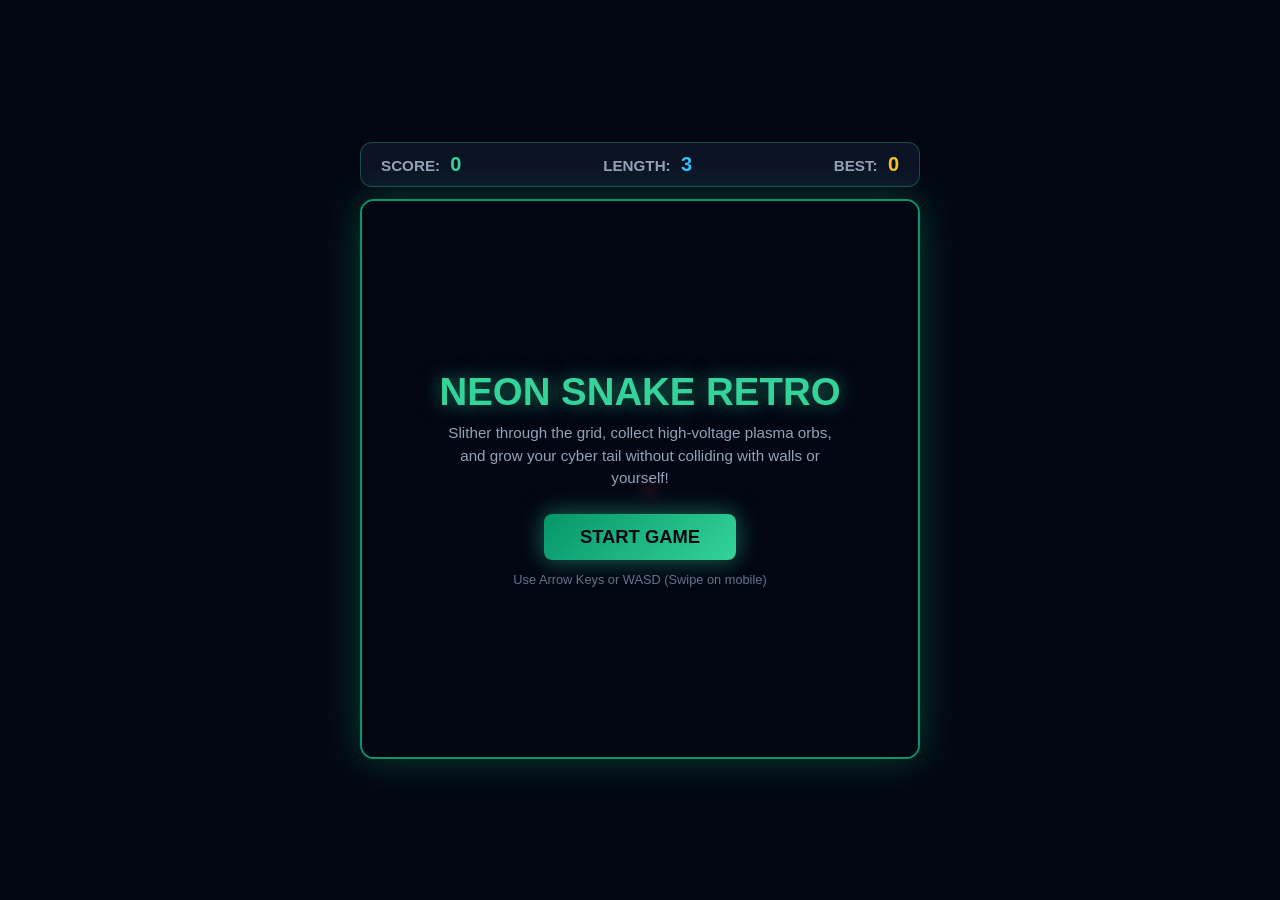
<file: SampleGames/NeonSnake/index.html>
<!DOCTYPE html>
<html lang="en">
<head>
    <meta charset="UTF-8">
    <meta name="viewport" content="width=device-width, initial-scale=1.0">
    <title>Neon Snake Retro</title>
    <style>
        * { box-sizing: border-box; margin: 0; padding: 0; user-select: none; }
        body {
            background: #030712;
            color: #f8fafc;
            font-family: -apple-system, BlinkMacSystemFont, "Segoe UI", Roboto, sans-serif;
            display: flex;
            flex-direction: column;
            align-items: center;
            justify-content: center;
            min-height: 100vh;
            overflow: hidden;
        }

        .hud-bar {
            display: flex;
            justify-content: space-between;
            align-items: center;
            width: 560px;
            max-width: 95vw;
            padding: 10px 20px;
            background: rgba(15, 23, 42, 0.8);
            border: 1px solid rgba(52, 211, 153, 0.3);
            border-radius: 12px;
            margin-bottom: 12px;
        }

        .hud-item {
            font-size: 0.95rem;
            font-weight: 700;
            color: #94a3b8;
        }

        .hud-value {
            font-size: 1.25rem;
            font-weight: 800;
            color: #34d399;
            margin-left: 6px;
        }

        .game-canvas-wrapper {
            position: relative;
            width: 560px;
            height: 560px;
            max-width: 95vw;
            max-height: 75vh;
            border: 2px solid #059669;
            border-radius: 14px;
            box-shadow: 0 0 40px rgba(16, 185, 129, 0.3);
            overflow: hidden;
            background: #020617;
        }

        canvas {
            width: 100%;
            height: 100%;
            display: block;
        }

        .overlay-screen {
            position: absolute;
            top: 0; left: 0; width: 100%; height: 100%;
            background: rgba(3, 7, 18, 0.9);
            backdrop-filter: blur(5px);
            display: flex;
            flex-direction: column;
            align-items: center;
            justify-content: center;
            text-align: center;
            z-index: 10;
        }

        .overlay-title {
            font-size: 2.4rem;
            font-weight: 900;
            color: #34d399;
            margin-bottom: 8px;
            text-shadow: 0 0 20px rgba(52, 211, 153, 0.6);
        }

        .overlay-desc {
            font-size: 0.95rem;
            color: #94a3b8;
            margin-bottom: 24px;
            max-width: 400px;
            line-height: 1.5;
        }

        .btn-play {
            background: linear-gradient(135deg, #059669, #34d399);
            color: #030712;
            font-size: 1.15rem;
            font-weight: 800;
            border: none;
            padding: 12px 36px;
            border-radius: 8px;
            cursor: pointer;
            box-shadow: 0 0 25px rgba(52, 211, 153, 0.5);
            transition: transform 0.15s ease;
        }

        .btn-play:hover {
            transform: scale(1.06);
        }

        .controls-hint {
            margin-top: 12px;
            font-size: 0.8rem;
            color: #64748b;
        }
    </style>
</head>
<body>
    <div class="hud-bar">
        <div class="hud-item">SCORE: <span class="hud-value" id="hud-score">0</span></div>
        <div class="hud-item">LENGTH: <span class="hud-value" id="hud-len" style="color: #38bdf8;">3</span></div>
        <div class="hud-item">BEST: <span class="hud-value" id="hud-best" style="color: #fbbf24;">0</span></div>
    </div>

    <div class="game-canvas-wrapper">
        <canvas id="gameCanvas" width="560" height="560"></canvas>
        <div class="overlay-screen" id="overlay">
            <h1 class="overlay-title" id="overlay-title">NEON SNAKE RETRO</h1>
            <p class="overlay-desc" id="overlay-desc">Slither through the grid, collect high-voltage plasma orbs, and grow your cyber tail without colliding with walls or yourself!</p>
            <button class="btn-play" id="btn-start">START GAME</button>
            <div class="controls-hint">Use Arrow Keys or WASD (Swipe on mobile)</div>
        </div>
    </div>

    <script>
        (function() {
            var canvas = document.getElementById('gameCanvas');
            var ctx = canvas.getContext('2d');
            var overlay = document.getElementById('overlay');
            var overlayTitle = document.getElementById('overlay-title');
            var overlayDesc = document.getElementById('overlay-desc');
            var btnStart = document.getElementById('btn-start');
            var hudScore = document.getElementById('hud-score');
            var hudLen = document.getElementById('hud-len');
            var hudBest = document.getElementById('hud-best');

            var GRID_SIZE = 20; // 28 x 28 grid
            var COLS = 28;
            var ROWS = 28;

            var snake = [];
            var dir = { x: 1, y: 0 };
            var nextDir = { x: 1, y: 0 };
            var food = { x: 14, y: 14 };
            var isPlaying = false;
            var score = 0;
            var highScore = 0;
            var particles = [];

            try { highScore = parseInt(localStorage.getItem('neon_snake_high') || 0, 10); } catch(e) {}
            hudBest.innerText = highScore;

            var lastTick = 0;
            var tickInterval = 100; // ms per move

            function spawnFood() {
                var valid = false;
                while (!valid) {
                    food.x = Math.floor(Math.random() * COLS);
                    food.y = Math.floor(Math.random() * ROWS);
                    valid = !snake.some(function(seg) { return seg.x === food.x && seg.y === food.y; });
                }
            }

            function spawnParticles(x, y, color, count) {
                for (var i = 0; i < (count || 10); i++) {
                    var ang = Math.random() * Math.PI * 2;
                    var sp = 1 + Math.random() * 3;
                    particles.push({
                        x: x * GRID_SIZE + GRID_SIZE / 2,
                        y: y * GRID_SIZE + GRID_SIZE / 2,
                        vx: Math.cos(ang) * sp,
                        vy: Math.sin(ang) * sp,
                        color: color,
                        life: 1.0,
                        decay: 0.04 + Math.random() * 0.03
                    });
                }
            }

            function startGame() {
                snake = [
                    { x: 10, y: 14 },
                    { x: 9, y: 14 },
                    { x: 8, y: 14 }
                ];
                dir = { x: 1, y: 0 };
                nextDir = { x: 1, y: 0 };
                score = 0;
                tickInterval = 100;
                hudScore.innerText = '0';
                hudLen.innerText = '3';
                particles = [];
                spawnFood();
                isPlaying = true;
                overlay.style.display = 'none';
                lastTick = performance.now();
            }

            function gameOver() {
                isPlaying = false;
                if (score > highScore) {
                    highScore = score;
                    hudBest.innerText = highScore;
                    try { localStorage.setItem('neon_snake_high', highScore); } catch(e) {}
                }

                // Submit to Game Hub Leaderboard via Bridge!
                if (window.parent && window.parent.GameHubBridge) {
                    window.parent.GameHubBridge.submitScore(score);
                }

                overlayTitle.innerText = "GAME OVER";
                overlayDesc.innerText = "You crashed! Final score: " + score + " pts. Length: " + snake.length;
                btnStart.innerText = "PLAY AGAIN";
                overlay.style.display = 'flex';
            }

            function update(time) {
                if (!isPlaying) return;

                if (time - lastTick > tickInterval) {
                    lastTick = time;
                    dir = nextDir;

                    var head = { x: snake[0].x + dir.x, y: snake[0].y + dir.y };

                    // Wall Collision
                    if (head.x < 0 || head.x >= COLS || head.y < 0 || head.y >= ROWS) {
                        spawnParticles(snake[0].x, snake[0].y, '#f43f5e', 24);
                        gameOver();
                        return;
                    }

                    // Self Collision
                    for (var i = 0; i < snake.length; i++) {
                        if (snake[i].x === head.x && snake[i].y === head.y) {
                            spawnParticles(head.x, head.y, '#f43f5e', 24);
                            gameOver();
                            return;
                        }
                    }

                    snake.unshift(head);

                    // Eat Food
                    if (head.x === food.x && head.y === food.y) {
                        score += 10;
                        hudScore.innerText = score;
                        hudLen.innerText = snake.length;
                        spawnParticles(food.x, food.y, '#ec4899', 16);
                        spawnFood();
                        tickInterval = Math.max(55, 100 - Math.floor(score / 50) * 4); // Speed up
                    } else {
                        snake.pop();
                    }
                }

                // Particles update
                for (var p = particles.length - 1; p >= 0; p--) {
                    var pt = particles[p];
                    pt.x += pt.vx;
                    pt.y += pt.vy;
                    pt.life -= pt.decay;
                    if (pt.life <= 0) particles.splice(p, 1);
                }
            }

            function render() {
                ctx.fillStyle = '#020617';
                ctx.fillRect(0, 0, 560, 560);

                // Grid lines
                ctx.strokeStyle = '#0f172a';
                ctx.lineWidth = 1;
                for (var c = 0; c <= COLS; c++) {
                    ctx.beginPath();
                    ctx.moveTo(c * GRID_SIZE, 0);
                    ctx.lineTo(c * GRID_SIZE, 560);
                    ctx.stroke();
                }
                for (var r = 0; r <= ROWS; r++) {
                    ctx.beginPath();
                    ctx.moveTo(0, r * GRID_SIZE);
                    ctx.lineTo(560, r * GRID_SIZE);
                    ctx.stroke();
                }

                // Food
                ctx.shadowColor = '#ec4899';
                ctx.shadowBlur = 15;
                ctx.fillStyle = '#f43f5e';
                ctx.beginPath();
                ctx.arc(food.x * GRID_SIZE + GRID_SIZE / 2, food.y * GRID_SIZE + GRID_SIZE / 2, GRID_SIZE / 2 - 2, 0, Math.PI * 2);
                ctx.fill();
                ctx.shadowBlur = 0;

                // Snake Body
                for (var s = 0; s < snake.length; s++) {
                    var seg = snake[s];
                    var isHead = (s === 0);

                    ctx.shadowColor = isHead ? '#34d399' : '#059669';
                    ctx.shadowBlur = isHead ? 15 : 8;
                    ctx.fillStyle = isHead ? '#6ee7b7' : '#10b981';

                    var pad = isHead ? 1 : 2;
                    ctx.fillRect(seg.x * GRID_SIZE + pad, seg.y * GRID_SIZE + pad, GRID_SIZE - pad * 2, GRID_SIZE - pad * 2);
                }
                ctx.shadowBlur = 0;

                // Particles
                particles.forEach(function(pt) {
                    ctx.fillStyle = pt.color;
                    ctx.globalAlpha = Math.max(0, pt.life);
                    ctx.fillRect(pt.x, pt.y, 3, 3);
                });
                ctx.globalAlpha = 1;
            }

            function loop(time) {
                update(time);
                render();
                requestAnimationFrame(loop);
            }

            // Keyboard input
            window.addEventListener('keydown', function(e) {
                if (['ArrowUp', 'KeyW'].indexOf(e.code) !== -1 && dir.y === 0) nextDir = { x: 0, y: -1 };
                else if (['ArrowDown', 'KeyS'].indexOf(e.code) !== -1 && dir.y === 0) nextDir = { x: 0, y: 1 };
                else if (['ArrowLeft', 'KeyA'].indexOf(e.code) !== -1 && dir.x === 0) nextDir = { x: -1, y: 0 };
                else if (['ArrowRight', 'KeyD'].indexOf(e.code) !== -1 && dir.x === 0) nextDir = { x: 1, y: 0 };
            });

            // Touch input
            var touchStartX = 0;
            var touchStartY = 0;
            canvas.addEventListener('touchstart', function(e) {
                touchStartX = e.touches[0].clientX;
                touchStartY = e.touches[0].clientY;
            });

            canvas.addEventListener('touchend', function(e) {
                var dx = e.changedTouches[0].clientX - touchStartX;
                var dy = e.changedTouches[0].clientY - touchStartY;
                if (Math.abs(dx) > Math.abs(dy)) {
                    if (dx > 20 && dir.x === 0) nextDir = { x: 1, y: 0 };
                    else if (dx < -20 && dir.x === 0) nextDir = { x: -1, y: 0 };
                } else {
                    if (dy > 20 && dir.y === 0) nextDir = { x: 0, y: 1 };
                    else if (dy < -20 && dir.y === 0) nextDir = { x: 0, y: -1 };
                }
            });

            btnStart.addEventListener('click', startGame);
            requestAnimationFrame(loop);
        })();
    </script>
</body>
</html>
</file>
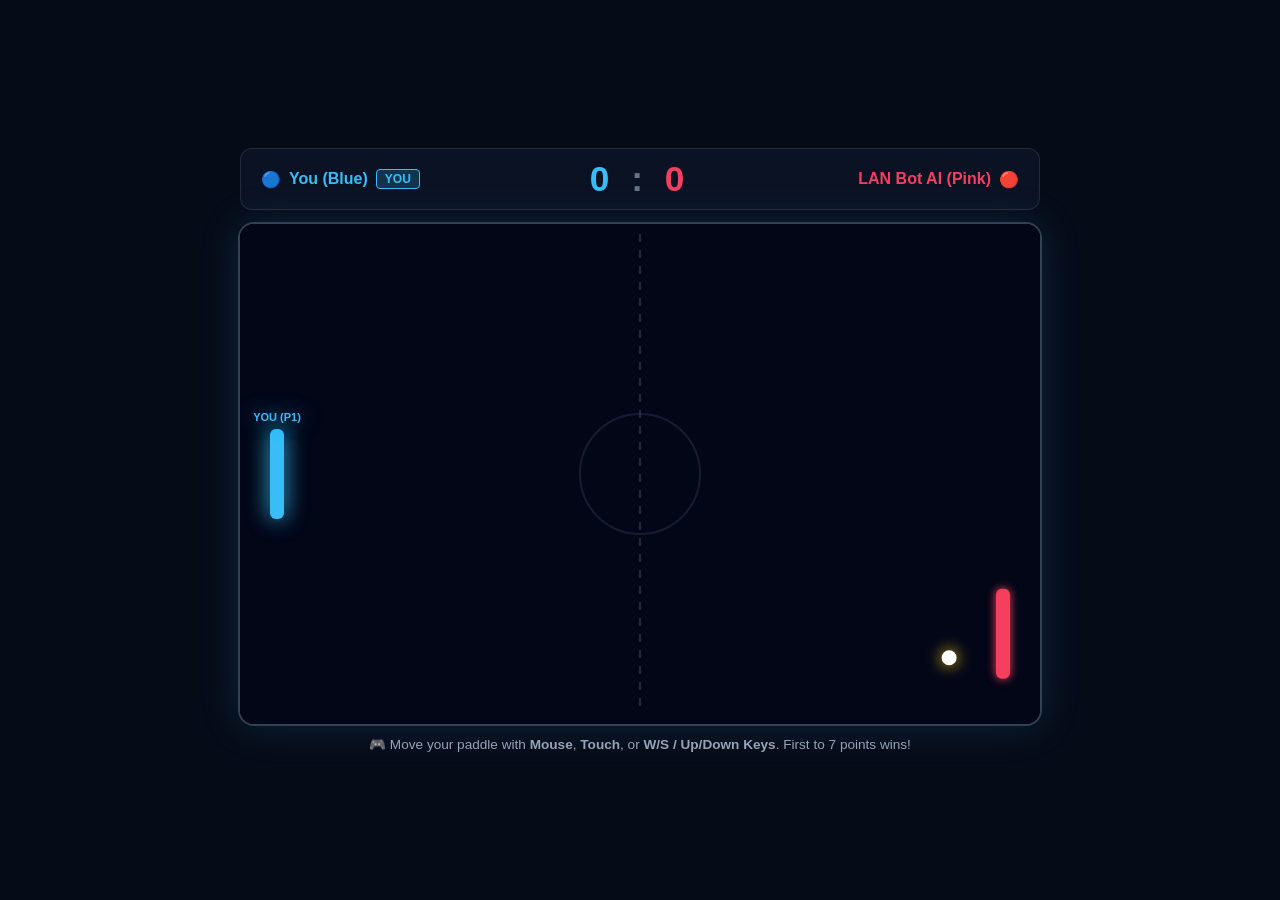
<file: GameHub/CustomGames/sample-pong-duel/index.html>
<!DOCTYPE html>
<html lang="en">
<head>
    <meta charset="UTF-8">
    <meta name="viewport" content="width=device-width, initial-scale=1.0">
    <title>Neon Pong Duel</title>
    <style>
        * { box-sizing: border-box; margin: 0; padding: 0; user-select: none; }
        body {
            background: #060b18;
            color: #f8fafc;
            font-family: 'Segoe UI', Tahoma, Geneva, Verdana, sans-serif;
            display: flex;
            flex-direction: column;
            align-items: center;
            justify-content: center;
            min-height: 100vh;
            overflow: hidden;
        }

        .header {
            display: flex;
            justify-content: space-between;
            align-items: center;
            width: 100%;
            max-width: 800px;
            padding: 10px 20px;
            background: rgba(15, 23, 42, 0.65);
            border-radius: 12px;
            margin-bottom: 12px;
            border: 1px solid rgba(255, 255, 255, 0.1);
        }

        .player-info {
            display: flex;
            align-items: center;
            gap: 8px;
            font-weight: 700;
        }

        .score-display {
            font-size: 2.2rem;
            font-weight: 900;
            letter-spacing: 4px;
        }

        .role-indicator {
            font-size: 0.75rem;
            padding: 2px 8px;
            border-radius: 4px;
            font-weight: 800;
            text-transform: uppercase;
        }

        #gameCanvas {
            background: #020617;
            border: 2px solid #334155;
            border-radius: 16px;
            box-shadow: 0 0 40px rgba(56, 189, 248, 0.15);
            max-width: 100%;
            touch-action: none;
        }

        .controls-hint {
            margin-top: 10px;
            font-size: 0.85rem;
            color: #94a3b8;
            text-align: center;
        }
    </style>
</head>
<body>

    <div class="header">
        <div class="player-info" style="color: #38bdf8;">
            <span>🔵</span>
            <span id="p1-label">Player 1 (Left)</span>
            <span id="p1-role-badge" class="role-indicator" style="background: rgba(56, 189, 248, 0.2); border: 1px solid #38bdf8; display: none;">YOU</span>
        </div>
        <div class="score-display">
            <span id="p1-score" style="color: #38bdf8;">0</span>
            <span style="color: #64748b; margin: 0 4px;">:</span>
            <span id="p2-score" style="color: #f43f5e;">0</span>
        </div>
        <div class="player-info" style="color: #f43f5e;">
            <span id="p2-role-badge" class="role-indicator" style="background: rgba(244, 63, 94, 0.2); border: 1px solid #f43f5e; display: none;">YOU</span>
            <span id="p2-label">Player 2 (Right)</span>
            <span>🔴</span>
        </div>
    </div>

    <canvas id="gameCanvas" width="800" height="500"></canvas>

    <div class="controls-hint" id="hint-text">
        🎮 Move your paddle with <strong>Mouse</strong>, <strong>Touch</strong>, or <strong>W/S / Up/Down Keys</strong>. First to 7 points wins!
    </div>

    <script>
        (function() {
            var canvas = document.getElementById('gameCanvas');
            var ctx = canvas.getContext('2d');
            var bridge = window.parent.GameHubBridge || window.GameHubBridge;

            var W = canvas.width;
            var H = canvas.height;

            var PADDLE_W = 14;
            var PADDLE_H = 90;
            var BALL_R = 7.5;
            var WIN_SCORE = 7;

            var p1Y = H / 2 - PADDLE_H / 2;
            var p2Y = H / 2 - PADDLE_H / 2;

            var ballX = W / 2;
            var ballY = H / 2;
            var ballVx = 380;
            var ballVy = 180;

            var score1 = 0;
            var score2 = 0;
            var isGameOver = false;

            var isMultiplayer = bridge && bridge.isMultiplayer;

            var p1Label = document.getElementById('p1-label');
            var p2Label = document.getElementById('p2-label');
            var p1RoleBadge = document.getElementById('p1-role-badge');
            var p2RoleBadge = document.getElementById('p2-role-badge');
            var p1ScoreEl = document.getElementById('p1-score');
            var p2ScoreEl = document.getElementById('p2-score');
            var hintText = document.getElementById('hint-text');

            var lastSyncSendTime = 0;
            var lastPaddleSendTime = 0;

            function getMyRole() {
                if (!bridge) return 1;
                return bridge.myPlayerNumber || 1;
            }

            function updateUI() {
                var myNum = getMyRole();

                if (isMultiplayer) {
                    var p1Name = (bridge && bridge.player1Name) ? bridge.player1Name : "Player 1";
                    var p2Name = (bridge && bridge.player2Name) ? bridge.player2Name : "Player 2";

                    p1Label.textContent = p1Name + " (Blue)";
                    p2Label.textContent = p2Name + " (Pink)";

                    if (myNum === 1) {
                        p1RoleBadge.style.display = 'inline-block';
                        p2RoleBadge.style.display = 'none';
                        hintText.innerHTML = '🔵 <strong>YOU ARE PLAYER 1 (Left Blue Paddle)</strong>. Move with Mouse, Touch, or W/S / Up/Down keys.';
                    } else {
                        p1RoleBadge.style.display = 'none';
                        p2RoleBadge.style.display = 'inline-block';
                        hintText.innerHTML = '🔴 <strong>YOU ARE PLAYER 2 (Right Pink Paddle)</strong>. Move with Mouse, Touch, or W/S / Up/Down keys.';
                    }
                } else {
                    p1Label.textContent = (bridge ? bridge.getPlayerName() : "You") + " (Blue)";
                    p2Label.textContent = "LAN Bot AI (Pink)";
                    p1RoleBadge.style.display = 'inline-block';
                    p2RoleBadge.style.display = 'none';
                }
            }

            updateUI();

            // Multiplayer SignalR Bridge Listeners
            if (isMultiplayer && bridge) {
                if (typeof bridge.onRoleAssigned === 'function') {
                    bridge.onRoleAssigned(function(role) {
                        updateUI();
                    });
                }

                bridge.onData(function(payload) {
                    if (!payload) return;
                    var myNum = getMyRole();

                    if (payload.type === 'sync' && myNum === 2) {
                        // Soft reconciliation for Player 2
                        p1Y = payload.p1Y;
                        score1 = payload.s1;
                        score2 = payload.s2;
                        updateScoreUI();

                        // If ball drifted significantly, softly correct
                        var dist = Math.sqrt((ballX - payload.bx) * (ballX - payload.bx) + (ballY - payload.by) * (ballY - payload.by));
                        if (dist > 45) {
                            ballX = payload.bx;
                            ballY = payload.by;
                            ballVx = payload.bvx;
                            ballVy = payload.bvy;
                        }
                    } else if (payload.type === 'goal') {
                        // Authoritative goal from host
                        score1 = payload.s1;
                        score2 = payload.s2;
                        ballX = payload.bx;
                        ballY = payload.by;
                        ballVx = payload.bvx;
                        ballVy = payload.bvy;
                        updateScoreUI();
                    } else if (payload.type === 'paddle' && myNum === 1) {
                        // Player 1 receives Player 2 paddle movement
                        p2Y = payload.p2Y;
                    }
                });

                bridge.onPlayerJoined(function(data) {
                    updateUI();
                });
            }

            // Paddle Movement (Mouse & Touch)
            function updateLocalPaddle(clientY) {
                var rect = canvas.getBoundingClientRect();
                var relY = (clientY - rect.top) * (H / rect.height);
                var py = Math.max(10, Math.min(H - PADDLE_H - 10, relY - PADDLE_H / 2));

                var myNum = getMyRole();

                if (myNum === 1) {
                    p1Y = py;
                } else {
                    p2Y = py;
                    var now = performance.now();
                    if (isMultiplayer && bridge && (now - lastPaddleSendTime > 40)) {
                        lastPaddleSendTime = now;
                        bridge.sendData({ type: 'paddle', p2Y: p2Y });
                    }
                }
            }

            canvas.addEventListener('mousemove', function(e) {
                updateLocalPaddle(e.clientY);
            });

            canvas.addEventListener('touchmove', function(e) {
                e.preventDefault();
                if (e.touches.length > 0) {
                    updateLocalPaddle(e.touches[0].clientY);
                }
            }, { passive: false });

            // Keyboard Controls
            var keys = {};
            window.addEventListener('keydown', function(e) { keys[e.key] = true; });
            window.addEventListener('keyup', function(e) { keys[e.key] = false; });

            function updateScoreUI() {
                p1ScoreEl.textContent = score1;
                p2ScoreEl.textContent = score2;
            }

            function resetBall(direction) {
                ballX = W / 2;
                ballY = H / 2;
                ballVx = (direction || 1) * 380;
                ballVy = (Math.random() * 240 - 120);

                var myNum = getMyRole();
                if (isMultiplayer && bridge && myNum === 1) {
                    bridge.sendData({
                        type: 'goal',
                        s1: score1,
                        s2: score2,
                        bx: ballX,
                        by: ballY,
                        bvx: ballVx,
                        bvy: ballVy
                    });
                }
            }

            var lastTime = performance.now();

            function loop(now) {
                var dt = Math.min(32, now - lastTime) / 1000;
                lastTime = now;

                var myNum = getMyRole();

                if (!isGameOver) {
                    // Keyboard input
                    if (keys['w'] || keys['W'] || keys['ArrowUp']) {
                        if (myNum === 1) {
                            p1Y = Math.max(10, p1Y - 480 * dt);
                        } else {
                            p2Y = Math.max(10, p2Y - 480 * dt);
                            if (isMultiplayer && bridge && (now - lastPaddleSendTime > 40)) {
                                lastPaddleSendTime = now;
                                bridge.sendData({ type: 'paddle', p2Y: p2Y });
                            }
                        }
                    }
                    if (keys['s'] || keys['S'] || keys['ArrowDown']) {
                        if (myNum === 1) {
                            p1Y = Math.min(H - PADDLE_H - 10, p1Y + 480 * dt);
                        } else {
                            p2Y = Math.min(H - PADDLE_H - 10, p2Y + 480 * dt);
                            if (isMultiplayer && bridge && (now - lastPaddleSendTime > 40)) {
                                lastPaddleSendTime = now;
                                bridge.sendData({ type: 'paddle', p2Y: p2Y });
                            }
                        }
                    }

                    // Bot AI in Single Player mode
                    if (!isMultiplayer) {
                        var targetY = ballY - PADDLE_H / 2;
                        p2Y += (targetY - p2Y) * Math.min(1.0, 7.5 * dt);
                        p2Y = Math.max(10, Math.min(H - PADDLE_H - 10, p2Y));
                    }

                    // Real-time Ball Physics (Active on BOTH Player 1 and Player 2 screens!)
                    ballX += ballVx * dt;
                    ballY += ballVy * dt;

                    // Wall Bounces (Top / Bottom)
                    if (ballY - BALL_R <= 0) {
                        ballY = BALL_R;
                        ballVy = Math.abs(ballVy);
                    } else if (ballY + BALL_R >= H) {
                        ballY = H - BALL_R;
                        ballVy = -Math.abs(ballVy);
                    }

                    // Left Paddle Collision (Player 1 - Blue)
                    if (ballX - BALL_R <= 30 + PADDLE_W && ballX + BALL_R >= 30) {
                        if (ballY >= p1Y && ballY <= p1Y + PADDLE_H) {
                            ballX = 30 + PADDLE_W + BALL_R;
                            var hitOffset = (ballY - (p1Y + PADDLE_H / 2)) / (PADDLE_H / 2);
                            ballVx = Math.abs(ballVx) * 1.05; // speed up
                            ballVy = hitOffset * 340;
                        }
                    }

                    // Right Paddle Collision (Player 2 - Pink)
                    if (ballX + BALL_R >= W - 30 - PADDLE_W && ballX - BALL_R <= W - 30) {
                        if (ballY >= p2Y && ballY <= p2Y + PADDLE_H) {
                            ballX = W - 30 - PADDLE_W - BALL_R;
                            var hitOffset = (ballY - (p2Y + PADDLE_H / 2)) / (PADDLE_H / 2);
                            ballVx = -Math.abs(ballVx) * 1.05; // speed up
                            ballVy = hitOffset * 340;
                        }
                    }

                    // Goal Check (Evaluated authoritatively by Player 1 or Solo Host)
                    if (!isMultiplayer || myNum === 1) {
                        if (ballX < 0) {
                            score2++;
                            updateScoreUI();
                            if (score2 >= WIN_SCORE) {
                                handleWin(2);
                            } else {
                                resetBall(1);
                            }
                        } else if (ballX > W) {
                            score1++;
                            updateScoreUI();
                            if (score1 >= WIN_SCORE) {
                                handleWin(1);
                            } else {
                                resetBall(-1);
                            }
                        }

                        // Periodic Sync Broadcast (20 Hz / every 50ms) to keep Player 2 tightly aligned
                        if (isMultiplayer && bridge && (now - lastSyncSendTime > 50)) {
                            lastSyncSendTime = now;
                            bridge.sendData({
                                type: 'sync',
                                bx: ballX,
                                by: ballY,
                                bvx: ballVx,
                                bvy: ballVy,
                                p1Y: p1Y,
                                s1: score1,
                                s2: score2
                            });
                        }
                    }
                }

                render();
                requestAnimationFrame(loop);
            }

            function handleWin(winnerPlayerNum) {
                isGameOver = true;
                if (isMultiplayer && bridge) {
                    bridge.finishGame(winnerPlayerNum);
                } else {
                    var isMe = (winnerPlayerNum === 1);
                    alert(isMe ? "Victory! You won the match!" : "Defeated! LAN Bot won.");
                }
            }

            function render() {
                ctx.clearRect(0, 0, W, H);

                // Background
                ctx.fillStyle = '#020617';
                ctx.fillRect(0, 0, W, H);

                // Center Line
                ctx.strokeStyle = 'rgba(51, 65, 85, 0.6)';
                ctx.lineWidth = 2;
                ctx.setLineDash([8, 8]);
                ctx.beginPath();
                ctx.moveTo(W / 2, 10);
                ctx.lineTo(W / 2, H - 10);
                ctx.stroke();
                ctx.setLineDash([]);

                // Center Circle
                ctx.strokeStyle = 'rgba(51, 65, 85, 0.4)';
                ctx.beginPath();
                ctx.arc(W / 2, H / 2, 60, 0, Math.PI * 2);
                ctx.stroke();

                var myNum = getMyRole();

                // Player 1 Paddle (Cyan/Blue - Left)
                ctx.save();
                ctx.fillStyle = '#38bdf8';
                ctx.shadowColor = '#38bdf8';
                ctx.shadowBlur = (myNum === 1) ? 22 : 10;
                ctx.beginPath();
                ctx.roundRect(30, p1Y, PADDLE_W, PADDLE_H, 6);
                ctx.fill();

                if (myNum === 1) {
                    ctx.font = 'bold 11px sans-serif';
                    ctx.fillStyle = '#38bdf8';
                    ctx.textAlign = 'center';
                    ctx.fillText('YOU (P1)', 30 + PADDLE_W / 2, Math.max(14, p1Y - 8));
                }
                ctx.restore();

                // Player 2 Paddle (Pink/Red - Right)
                ctx.save();
                ctx.fillStyle = '#f43f5e';
                ctx.shadowColor = '#f43f5e';
                ctx.shadowBlur = (myNum === 2) ? 22 : 10;
                ctx.beginPath();
                ctx.roundRect(W - 30 - PADDLE_W, p2Y, PADDLE_W, PADDLE_H, 6);
                ctx.fill();

                if (myNum === 2) {
                    ctx.font = 'bold 11px sans-serif';
                    ctx.fillStyle = '#f43f5e';
                    ctx.textAlign = 'center';
                    ctx.fillText('YOU (P2)', W - 30 - PADDLE_W / 2, Math.max(14, p2Y - 8));
                }
                ctx.restore();

                // Ball (Glowing White/Yellow)
                ctx.save();
                ctx.fillStyle = '#ffffff';
                ctx.shadowColor = '#facc15';
                ctx.shadowBlur = 16;
                ctx.beginPath();
                ctx.arc(ballX, ballY, BALL_R, 0, Math.PI * 2);
                ctx.fill();
                ctx.restore();
            }

            requestAnimationFrame(loop);
        })();
    </script>
</body>
</html>
</file>
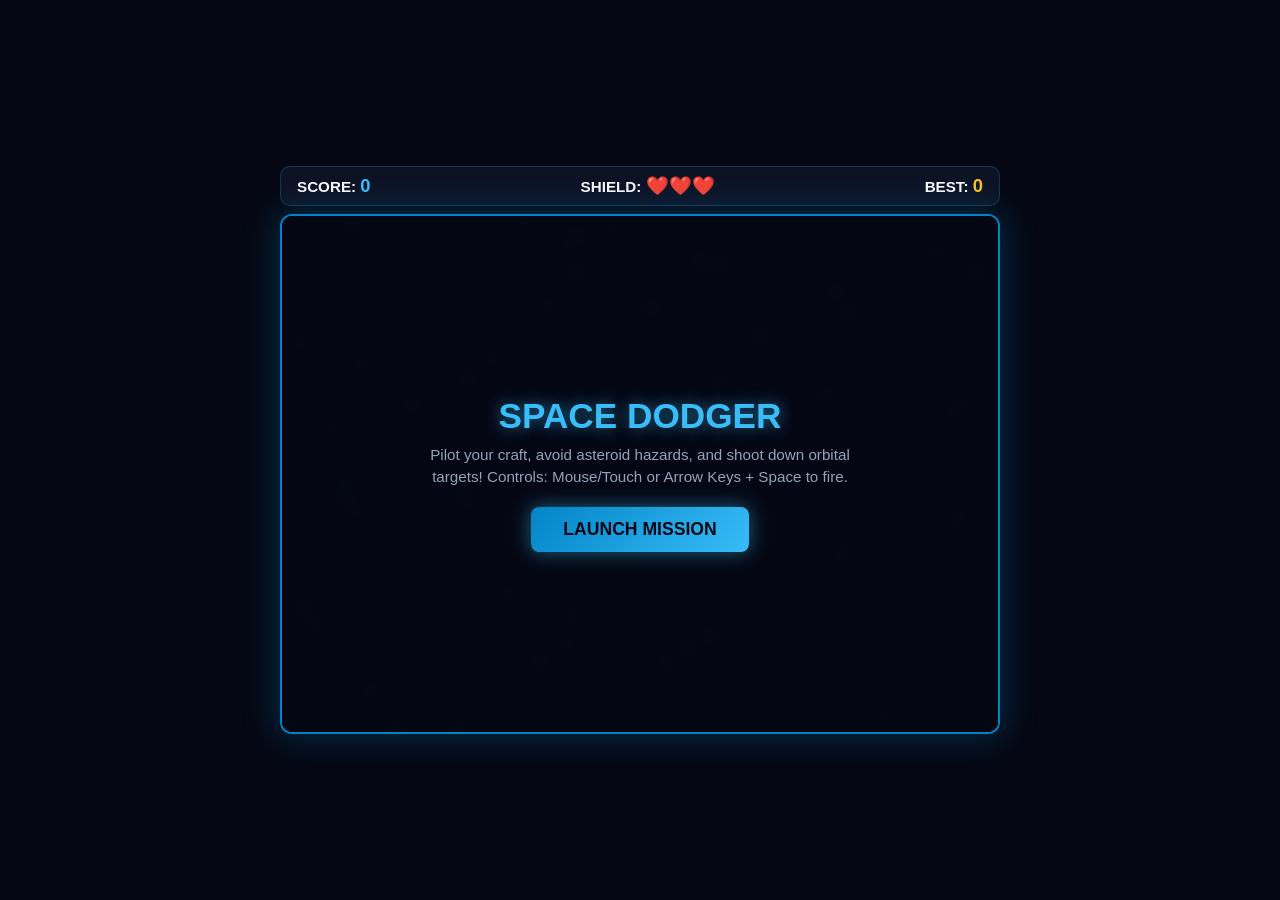
<file: GameHub/CustomGames/sample-space-dodger/index.html>
<!DOCTYPE html>
<html lang="en">
<head>
    <meta charset="UTF-8">
    <meta name="viewport" content="width=device-width, initial-scale=1.0">
    <title>Space Dodger</title>
    <style>
        * { box-sizing: border-box; margin: 0; padding: 0; user-select: none; }
        body {
            background: #050814;
            color: #f8fafc;
            font-family: -apple-system, BlinkMacSystemFont, "Segoe UI", Roboto, sans-serif;
            display: flex;
            flex-direction: column;
            align-items: center;
            justify-content: center;
            min-height: 100vh;
            overflow: hidden;
        }

        .hud-bar {
            display: flex;
            justify-content: space-between;
            align-items: center;
            width: 720px;
            max-width: 95vw;
            padding: 8px 16px;
            background: rgba(15, 23, 42, 0.8);
            border: 1px solid rgba(56, 189, 248, 0.2);
            border-radius: 10px;
            margin-bottom: 8px;
        }

        .hud-stat {
            font-size: 0.95rem;
            font-weight: bold;
        }

        .hud-val {
            color: #38bdf8;
            font-size: 1.15rem;
        }

        .game-wrapper {
            position: relative;
            width: 720px;
            height: 520px;
            max-width: 95vw;
            max-height: 75vh;
            border: 2px solid #0284c7;
            border-radius: 12px;
            box-shadow: 0 0 35px rgba(2, 132, 199, 0.35);
            overflow: hidden;
            background: #020617;
        }

        canvas {
            width: 100%;
            height: 100%;
            display: block;
        }

        .overlay-screen {
            position: absolute;
            top: 0; left: 0; width: 100%; height: 100%;
            background: rgba(5, 8, 20, 0.88);
            backdrop-filter: blur(4px);
            display: flex;
            flex-direction: column;
            align-items: center;
            justify-content: center;
            text-align: center;
            z-index: 10;
        }

        .overlay-title {
            font-size: 2.2rem;
            font-weight: 900;
            color: #38bdf8;
            margin-bottom: 8px;
            text-shadow: 0 0 15px rgba(56, 189, 248, 0.6);
        }

        .overlay-sub {
            font-size: 0.95rem;
            color: #94a3b8;
            margin-bottom: 20px;
            max-width: 440px;
            line-height: 1.4;
        }

        .start-btn {
            background: linear-gradient(135deg, #0284c7, #38bdf8);
            color: #040817;
            font-size: 1.1rem;
            font-weight: 800;
            border: none;
            padding: 12px 32px;
            border-radius: 8px;
            cursor: pointer;
            box-shadow: 0 0 20px rgba(56, 189, 248, 0.5);
            transition: transform 0.15s ease;
        }

        .start-btn:hover {
            transform: scale(1.06);
        }
    </style>
</head>
<body>
    <div class="hud-bar">
        <div class="hud-stat">SCORE: <span class="hud-val" id="hud-score">0</span></div>
        <div class="hud-stat">SHIELD: <span class="hud-val" id="hud-shields" style="color: #34d399;">❤️❤️❤️</span></div>
        <div class="hud-stat">BEST: <span class="hud-val" id="hud-best" style="color: #fbbf24;">0</span></div>
    </div>

    <div class="game-wrapper">
        <canvas id="gameCanvas" width="720" height="520"></canvas>
        <div class="overlay-screen" id="start-overlay">
            <h1 class="overlay-title">SPACE DODGER</h1>
            <p class="overlay-sub">Pilot your craft, avoid asteroid hazards, and shoot down orbital targets! Controls: Mouse/Touch or Arrow Keys + Space to fire.</p>
            <button class="start-btn" id="start-btn">LAUNCH MISSION</button>
        </div>
    </div>

    <script>
        (function() {
            var canvas = document.getElementById('gameCanvas');
            var ctx = canvas.getContext('2d');
            var startOverlay = document.getElementById('start-overlay');
            var startBtn = document.getElementById('start-btn');
            var hudScore = document.getElementById('hud-score');
            var hudShields = document.getElementById('hud-shields');
            var hudBest = document.getElementById('hud-best');

            var isPlaying = false;
            var score = 0;
            var highScore = 0;
            var shields = 3;

            try { highScore = parseInt(localStorage.getItem('space_dodger_high') || 0, 10); } catch(e) {}
            hudBest.innerText = highScore;

            var ship = { x: 360, y: 440, w: 32, h: 36, speed: 7, vx: 0 };
            var keys = {};
            var lasers = [];
            var asteroids = [];
            var particles = [];
            var stars = [];

            // Spawn background stars
            for (var i = 0; i < 60; i++) {
                stars.push({ x: Math.random() * 720, y: Math.random() * 520, s: 0.5 + Math.random() * 1.5, sp: 0.5 + Math.random() * 2 });
            }

            function spawnAsteroid() {
                var r = 16 + Math.random() * 22;
                asteroids.push({
                    x: r + Math.random() * (720 - 2 * r),
                    y: -40,
                    r: r,
                    vy: 2 + Math.random() * 3.5 + (score / 400),
                    rot: Math.random() * Math.PI * 2,
                    vrot: (Math.random() - 0.5) * 0.08,
                    pts: 6 + Math.floor(Math.random() * 4)
                });
            }

            function spawnExplosion(x, y, color, count) {
                for (var i = 0; i < (count || 12); i++) {
                    var angle = Math.random() * Math.PI * 2;
                    var speed = 1.5 + Math.random() * 4;
                    particles.push({
                        x: x, y: y,
                        vx: Math.cos(angle) * speed,
                        vy: Math.sin(angle) * speed,
                        color: color || '#f97316',
                        life: 1.0,
                        decay: 0.03 + Math.random() * 0.03
                    });
                }
            }

            function update() {
                if (!isPlaying) return;

                // Move Stars
                stars.forEach(function(st) {
                    st.y += st.sp;
                    if (st.y > 520) { st.y = 0; st.x = Math.random() * 720; }
                });

                // Move Ship
                if (keys['ArrowLeft'] || keys['KeyA']) ship.x -= ship.speed;
                if (keys['ArrowRight'] || keys['KeyD']) ship.x += ship.speed;
                ship.x = Math.max(24, Math.min(720 - 24, ship.x));

                // Move Lasers
                for (var l = lasers.length - 1; l >= 0; l--) {
                    var laz = lasers[l];
                    laz.y -= 12;
                    if (laz.y < -20) lasers.splice(l, 1);
                }

                // Spawn Asteroids
                if (Math.random() < 0.035) spawnAsteroid();

                // Move Asteroids & Collisions
                for (var a = asteroids.length - 1; a >= 0; a--) {
                    var ast = asteroids[a];
                    ast.y += ast.vy;
                    ast.rot += ast.vrot;

                    // Laser hits asteroid
                    for (var li = lasers.length - 1; li >= 0; li--) {
                        var lz = lasers[li];
                        var dist = Math.hypot(lz.x - ast.x, lz.y - ast.y);
                        if (dist < ast.r + 4) {
                            spawnExplosion(ast.x, ast.y, '#38bdf8', 14);
                            lasers.splice(li, 1);
                            asteroids.splice(a, 1);
                            score += 25;
                            hudScore.innerText = score;
                            break;
                        }
                    }

                    if (!asteroids[a]) continue;

                    // Ship collision with asteroid
                    var shipDist = Math.hypot(ship.x - ast.x, ship.y - ast.y);
                    if (shipDist < ast.r + 16) {
                        spawnExplosion(ship.x, ship.y, '#f43f5e', 20);
                        asteroids.splice(a, 1);
                        shields--;
                        updateShieldsHUD();

                        if (shields <= 0) {
                            gameOver();
                            return;
                        }
                    } else if (ast.y > 560) {
                        asteroids.splice(a, 1);
                        score += 5;
                        hudScore.innerText = score;
                    }
                }

                // Update particles
                for (var p = particles.length - 1; p >= 0; p--) {
                    var pt = particles[p];
                    pt.x += pt.vx;
                    pt.y += pt.vy;
                    pt.life -= pt.decay;
                    if (pt.life <= 0) particles.splice(p, 1);
                }
            }

            function render() {
                ctx.fillStyle = '#020617';
                ctx.fillRect(0, 0, 720, 520);

                // Stars
                ctx.fillStyle = '#f8fafc';
                stars.forEach(function(st) {
                    ctx.globalAlpha = 0.3 + (st.s / 2);
                    ctx.fillRect(st.x, st.y, st.s, st.s);
                });
                ctx.globalAlpha = 1;

                // Lasers
                ctx.fillStyle = '#ec4899';
                ctx.shadowColor = '#f43f5e';
                ctx.shadowBlur = 10;
                lasers.forEach(function(lz) {
                    ctx.fillRect(lz.x - 2, lz.y, 4, 16);
                });
                ctx.shadowBlur = 0;

                // Asteroids
                asteroids.forEach(function(ast) {
                    ctx.save();
                    ctx.translate(ast.x, ast.y);
                    ctx.rotate(ast.rot);
                    ctx.fillStyle = '#1e293b';
                    ctx.strokeStyle = '#475569';
                    ctx.lineWidth = 2;
                    ctx.beginPath();
                    ctx.arc(0, 0, ast.r, 0, Math.PI * 2);
                    ctx.fill();
                    ctx.stroke();
                    ctx.restore();
                });

                // Ship
                if (isPlaying) {
                    ctx.save();
                    ctx.translate(ship.x, ship.y);

                    // Thruster
                    ctx.fillStyle = (Math.random() > 0.5) ? '#f97316' : '#facc15';
                    ctx.beginPath();
                    ctx.moveTo(-5, 14);
                    ctx.lineTo(5, 14);
                    ctx.lineTo(0, 24 + Math.random() * 6);
                    ctx.fill();

                    // Hull
                    ctx.fillStyle = '#0284c7';
                    ctx.strokeStyle = '#38bdf8';
                    ctx.lineWidth = 2;
                    ctx.beginPath();
                    ctx.moveTo(0, -18);
                    ctx.lineTo(16, 14);
                    ctx.lineTo(0, 8);
                    ctx.lineTo(-16, 14);
                    ctx.closePath();
                    ctx.fill();
                    ctx.stroke();
                    ctx.restore();
                }

                // Particles
                particles.forEach(function(pt) {
                    ctx.fillStyle = pt.color;
                    ctx.globalAlpha = Math.max(0, pt.life);
                    ctx.fillRect(pt.x, pt.y, 3, 3);
                });
                ctx.globalAlpha = 1;
            }

            function updateShieldsHUD() {
                var hearts = '';
                for (var i = 0; i < shields; i++) hearts += '❤️';
                hudShields.innerText = hearts || '💀';
            }

            function fireLaser() {
                if (!isPlaying) return;
                lasers.push({ x: ship.x - 12, y: ship.y - 10 });
                lasers.push({ x: ship.x + 12, y: ship.y - 10 });
            }

            function startGame() {
                score = 0;
                shields = 3;
                ship.x = 360;
                lasers = [];
                asteroids = [];
                particles = [];
                hudScore.innerText = '0';
                updateShieldsHUD();
                isPlaying = true;
                startOverlay.style.display = 'none';
            }

            function gameOver() {
                isPlaying = false;
                if (score > highScore) {
                    highScore = score;
                    hudBest.innerText = highScore;
                    try { localStorage.setItem('space_dodger_high', highScore); } catch(e) {}
                }

                // Bridge to Game Hub Server Leaderboard
                if (window.parent && window.parent.GameHubBridge) {
                    window.parent.GameHubBridge.submitScore(score);
                }

                document.querySelector('.overlay-title').innerText = 'MISSION FAILED';
                document.querySelector('.overlay-sub').innerText = 'Final Score: ' + score + ' pts. Ready for another run?';
                startBtn.innerText = 'PLAY AGAIN';
                startOverlay.style.display = 'flex';
            }

            function loop() {
                update();
                render();
                requestAnimationFrame(loop);
            }

            // Event Listeners
            startBtn.addEventListener('click', startGame);

            window.addEventListener('keydown', function(e) {
                keys[e.code] = true;
                if (e.code === 'Space') {
                    e.preventDefault();
                    fireLaser();
                }
            });

            window.addEventListener('keyup', function(e) {
                keys[e.code] = false;
            });

            canvas.addEventListener('mousemove', function(e) {
                if (!isPlaying) return;
                var rect = canvas.getBoundingClientRect();
                ship.x = (e.clientX - rect.left) * (720 / rect.width);
            });

            canvas.addEventListener('mousedown', function() {
                fireLaser();
            });

            canvas.addEventListener('touchmove', function(e) {
                if (!isPlaying || !e.touches[0]) return;
                var rect = canvas.getBoundingClientRect();
                ship.x = (e.touches[0].clientX - rect.left) * (720 / rect.width);
                e.preventDefault();
            });

            canvas.addEventListener('touchstart', function(e) {
                fireLaser();
            });

            loop();
        })();
    </script>
</body>
</html>
</file>
